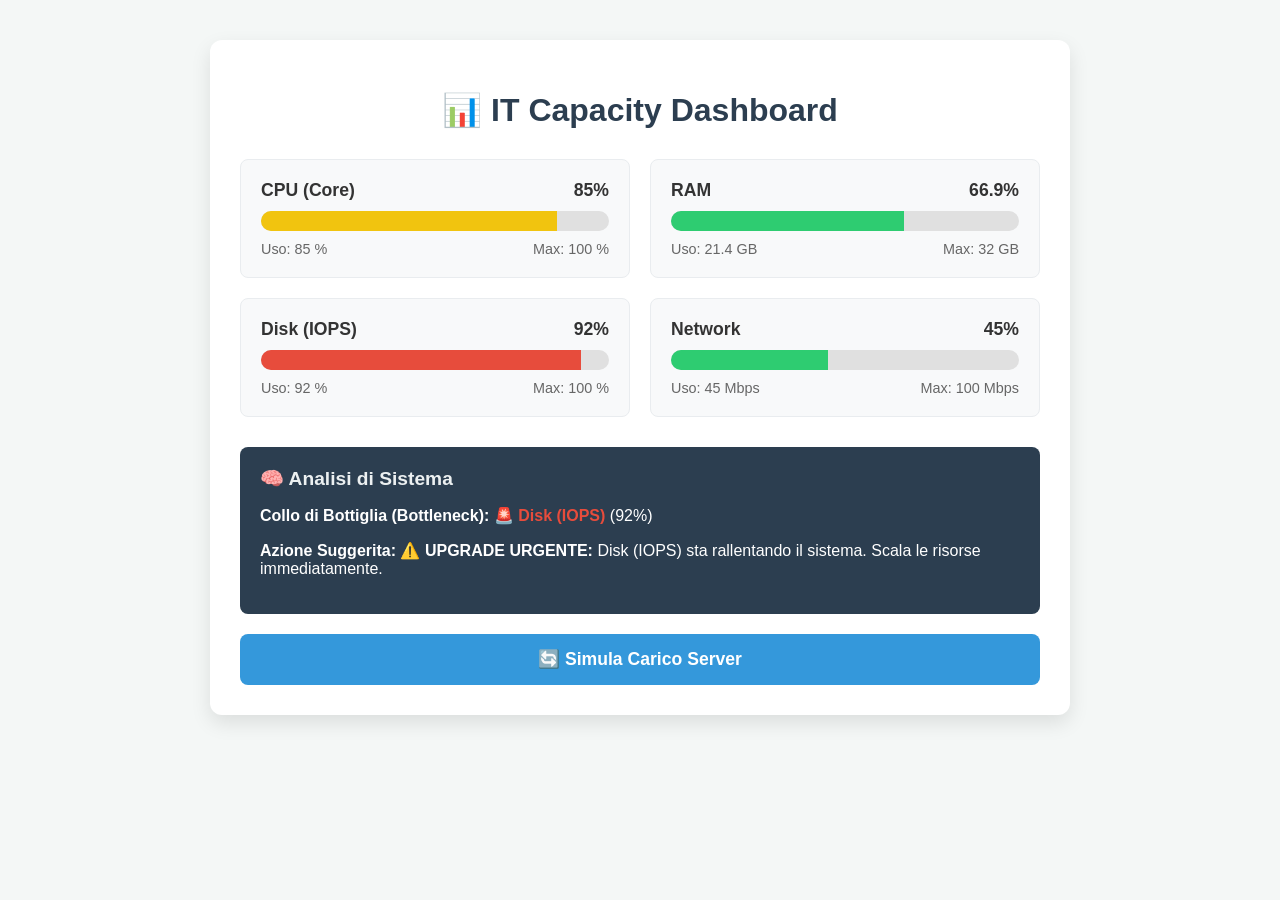
<file: Dashboard-SYSTEMINFO/index.html>
<!DOCTYPE html>
<html lang="it">
<head>
    <meta charset="UTF-8">
    <meta name="viewport" content="width=device-width, initial-scale=1.0">
    <title>System Info Dashboard</title>
    <link rel="stylesheet" href="./style.css">
</head>
<body>

    <div class="dashboard">
        <h1>📊 IT Capacity Dashboard</h1>
        
        <div class="grid" id="resourcesGrid"></div>

        <div class="analysis-panel">
            <h2>🧠 Analisi di Sistema</h2>
            <p><strong>Collo di Bottiglia (Bottleneck):</strong> <span id="bottleneckRes">-</span></p>
            <p><strong>Azione Suggerita:</strong> <span id="recommendationRes">-</span></p>
        </div>

        <button class="simulate-btn" id="simulateBtn" type="button">🔄 Simula Carico Server</button>
    </div>
    <script src="./script.js"></script>
</body>
</html>
</file>
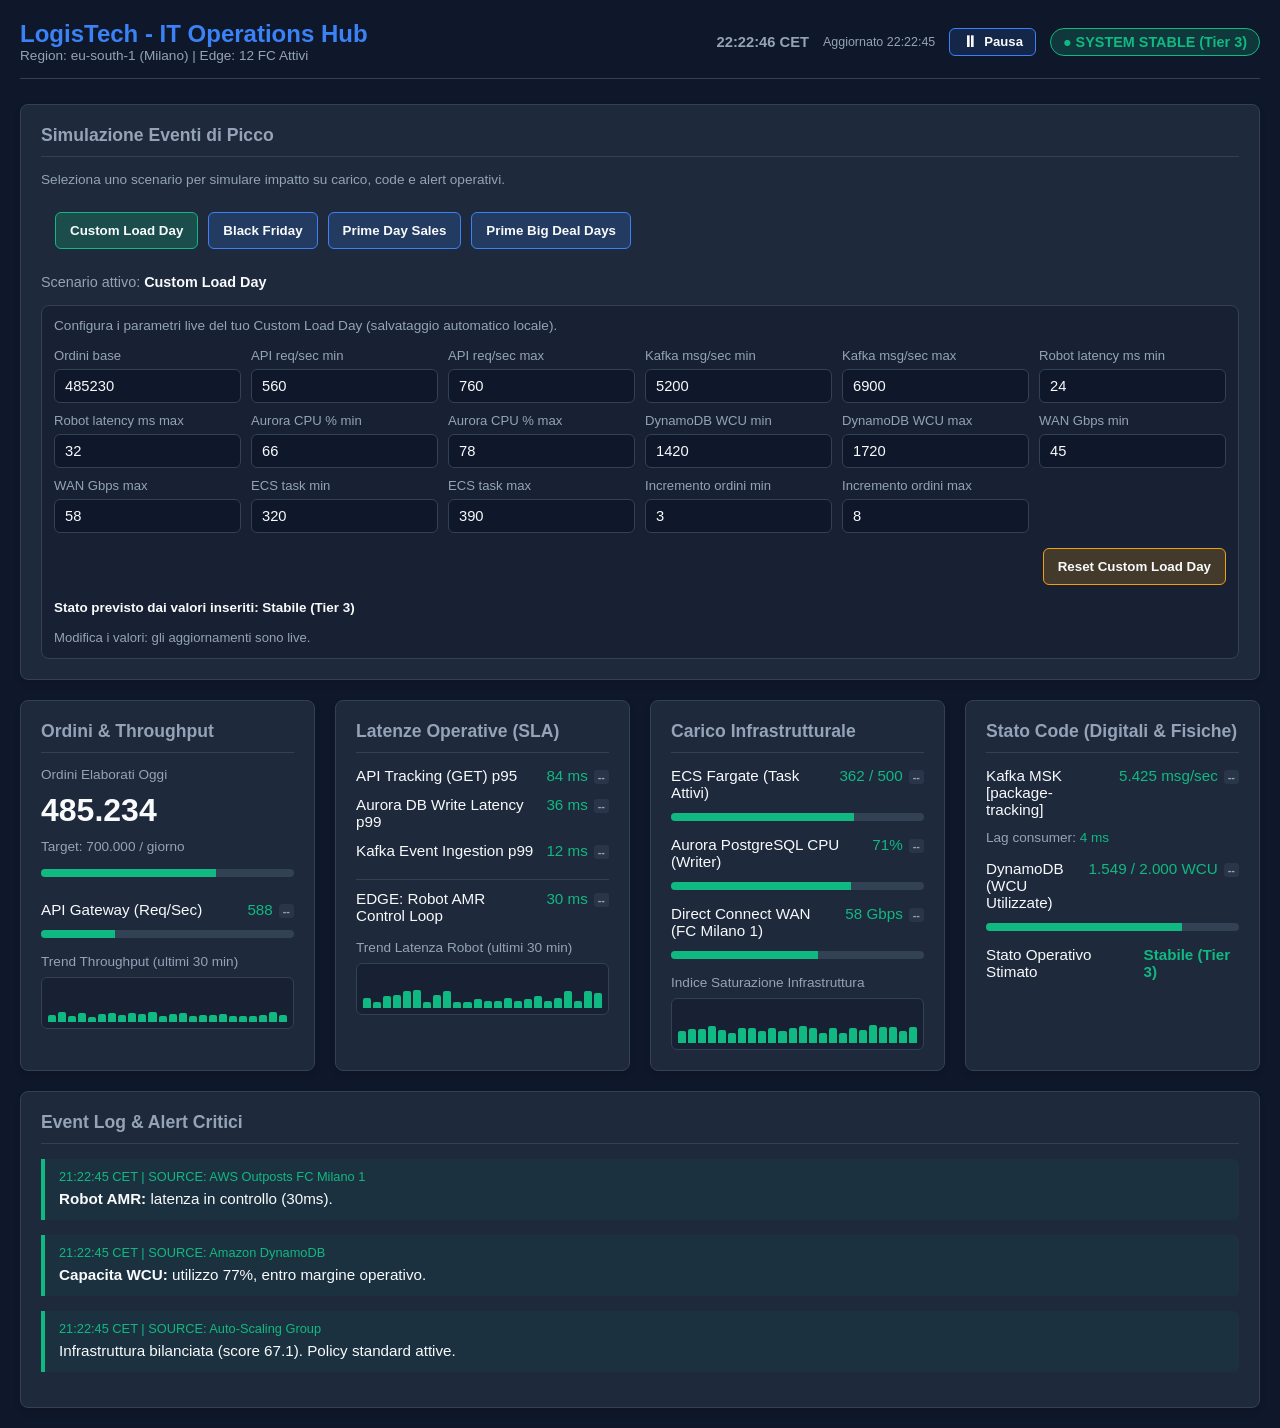
<file: PW/index.html>
<!DOCTYPE html>
<html lang="it">
<head>
    <meta charset="UTF-8">
    <meta name="viewport" content="width=device-width, initial-scale=1.0">
    <title>LogisTech IT Operations Hub</title>
    <link rel="stylesheet" href="style.css">
    <script src="script.js" defer></script>
</head>
<body>

    <header>
        <div>
            <h1>LogisTech - IT Operations Hub</h1>
            <div class="kpi-label">Region: eu-south-1 (Milano) | Edge: 12 FC Attivi</div>
        </div>
        <div class="header-right">
            <div class="clock-display" id="live-clock">--:--:-- CET</div>
            <div class="last-update" id="last-update">Aggiornato --</div>
            <button type="button" class="sim-toggle" id="sim-toggle">
                <span class="sim-toggle-icon" id="sim-toggle-icon">⏸</span>
                <span id="sim-toggle-label">Pausa</span>
            </button>
            <div class="status-badge">● SYSTEM DEGRADED (Tier 2)</div>
        </div>
    </header>

    <div class="dashboard-grid">
        <div class="card full-span">
            <h2>Simulazione Eventi di Picco</h2>
            <div class="kpi-label">Seleziona uno scenario per simulare impatto su carico, code e alert operativi.</div>
            <div class="scenario-controls mt-15">
                <button type="button" class="scenario-btn active" data-scenario="custom-day">Custom Load Day</button>
                <button type="button" class="scenario-btn" data-scenario="black-friday">Black Friday</button>
                <button type="button" class="scenario-btn" data-scenario="prime-day">Prime Day Sales</button>
                <button type="button" class="scenario-btn" data-scenario="big-deal-days">Prime Big Deal Days</button>
            </div>
            <div class="scenario-current mt-15">Scenario attivo: <span id="scenario-name">Custom Load Day</span></div>

            <div id="custom-controls" class="custom-controls mt-15">
                <div class="kpi-label">Configura i parametri live del tuo Custom Load Day (salvataggio automatico locale).</div>
                <div class="custom-grid mt-15">
                    <label>Ordini base
                        <input id="custom-orders-base" type="number" min="1" step="1">
                    </label>

                    <label>API req/sec min
                        <input id="custom-api-min" type="number" min="0" step="1">
                    </label>
                    <label>API req/sec max
                        <input id="custom-api-max" type="number" min="0" step="1">
                    </label>

                    <label>Kafka msg/sec min
                        <input id="custom-kafka-min" type="number" min="0" step="1">
                    </label>
                    <label>Kafka msg/sec max
                        <input id="custom-kafka-max" type="number" min="0" step="1">
                    </label>

                    <label>Robot latency ms min
                        <input id="custom-robot-min" type="number" min="0" step="1">
                    </label>
                    <label>Robot latency ms max
                        <input id="custom-robot-max" type="number" min="0" step="1">
                    </label>

                    <label>Aurora CPU % min
                        <input id="custom-aurora-min" type="number" min="0" max="100" step="1">
                    </label>
                    <label>Aurora CPU % max
                        <input id="custom-aurora-max" type="number" min="0" max="100" step="1">
                    </label>

                    <label>DynamoDB WCU min
                        <input id="custom-wcu-min" type="number" min="0" step="1">
                    </label>
                    <label>DynamoDB WCU max
                        <input id="custom-wcu-max" type="number" min="0" step="1">
                    </label>

                    <label>WAN Gbps min
                        <input id="custom-wan-min" type="number" min="0" step="1">
                    </label>
                    <label>WAN Gbps max
                        <input id="custom-wan-max" type="number" min="0" step="1">
                    </label>

                    <label>ECS task min
                        <input id="custom-ecs-min" type="number" min="0" step="1">
                    </label>
                    <label>ECS task max
                        <input id="custom-ecs-max" type="number" min="0" step="1">
                    </label>

                    <label>Incremento ordini min
                        <input id="custom-inc-min" type="number" min="1" step="1">
                    </label>
                    <label>Incremento ordini max
                        <input id="custom-inc-max" type="number" min="1" step="1">
                    </label>
                </div>
                <div class="custom-actions mt-15">
                    <button id="custom-reset-btn" type="button" class="scenario-btn reset-btn">Reset Custom Load Day</button>
                </div>
                <div id="custom-inference" class="custom-inference mt-15"></div>
                <div id="custom-feedback" class="custom-feedback mt-15"></div>
            </div>
        </div>

        <div class="card">
            <h2>Ordini & Throughput</h2>
            <div class="kpi-label">Ordini Elaborati Oggi</div>
            <div class="kpi-value" id="ordini-count">485.230</div>
            <div class="kpi-label">Target: 700.000 / giorno</div>
            <div class="progress-bar-bg mt-15"><div class="progress-bar-fill" id="ordini-fill" style="width: 69%;"></div></div>
            
            <div class="mt-24">
                <div class="metric-row">
                    <span>API Gateway (Req/Sec)</span>
                    <div class="metric-with-delta">
                        <span id="api-req" class="color-success">620</span>
                        <span class="delta-value delta-flat" id="delta-api-req">--</span>
                    </div>
                </div>
                <div class="progress-bar-bg"><div class="progress-bar-fill" id="api-req-fill" style="width: 31%;"></div></div>
            </div>

            <div class="mini-chart-block">
                <div class="kpi-label">Trend Throughput (ultimi 30 min)</div>
                <div class="sparkline" id="throughput-sparkline"></div>
            </div>
        </div>

        <div class="card">
            <h2>Latenze Operative (SLA)</h2>
            <div class="metric-row">
                <span>API Tracking (GET) p95</span>
                <div class="metric-with-delta">
                    <span id="api-tracking-latency" class="color-success">85 ms</span>
                    <span class="delta-value delta-flat" id="delta-api-tracking">--</span>
                </div>
            </div>
            <div class="metric-row">
                <span>Aurora DB Write Latency p99</span>
                <div class="metric-with-delta">
                    <span id="aurora-write-latency" class="color-warning">45 ms</span>
                    <span class="delta-value delta-flat" id="delta-aurora-write">--</span>
                </div>
            </div>
            <div class="metric-row">
                <span>Kafka Event Ingestion p99</span>
                <div class="metric-with-delta">
                    <span id="kafka-ingestion-latency" class="color-success">18 ms</span>
                    <span class="delta-value delta-flat" id="delta-kafka-ingestion">--</span>
                </div>
            </div>
            <div class="metric-row section-divider mt-20 pt-10">
                <span>EDGE: Robot AMR Control Loop</span>
                <div class="metric-with-delta">
                    <span id="robot-latency" class="color-danger">35 ms</span>
                    <span class="delta-value delta-flat" id="delta-robot-lat">--</span>
                </div>
            </div>

            <div class="mini-chart-block">
                <div class="kpi-label">Trend Latenza Robot (ultimi 30 min)</div>
                <div class="sparkline" id="latency-sparkline"></div>
            </div>
        </div>

        <div class="card">
            <h2>Carico Infrastrutturale</h2>
            <div class="metric-row">
                <span>ECS Fargate (Task Attivi)</span>
                <div class="metric-with-delta">
                    <span id="ecs-used">380 / 500</span>
                    <span class="delta-value delta-flat" id="delta-ecs">--</span>
                </div>
            </div>
            <div class="progress-bar-bg"><div class="progress-bar-fill" id="ecs-fill" style="width: 76%;"></div></div>

            <div class="metric-row mt-15">
                <span>Aurora PostgreSQL CPU (Writer)</span>
                <div class="metric-with-delta">
                    <span id="aurora-cpu" class="color-warning">82%</span>
                    <span class="delta-value delta-flat" id="delta-aurora-cpu">--</span>
                </div>
            </div>
            <div class="progress-bar-bg"><div class="progress-bar-fill warning" id="aurora-fill" style="width: 82%;"></div></div>

            <div class="metric-row mt-15">
                <span>Direct Connect WAN (FC Milano 1)</span>
                <div class="metric-with-delta">
                    <span id="wan-gbps" class="color-danger">58 Gbps</span>
                    <span class="delta-value delta-flat" id="delta-wan">--</span>
                </div>
            </div>
            <div class="progress-bar-bg"><div class="progress-bar-fill danger" id="wan-fill" style="width: 58%;"></div></div>

            <div class="mini-chart-block">
                <div class="kpi-label">Indice Saturazione Infrastruttura</div>
                <div class="sparkline" id="load-sparkline"></div>
            </div>
        </div>

        <div class="card">
            <h2>Stato Code (Digitali & Fisiche)</h2>
            <div class="metric-row">
                <span>Kafka MSK [package-tracking]</span>
                <div class="metric-with-delta">
                    <span id="kafka-msg">5.890 msg/sec</span>
                    <span class="delta-value delta-flat" id="delta-kafka-msg">--</span>
                </div>
            </div>
            <div class="kpi-label mb-15">Lag consumer: <span id="kafka-lag">0 ms</span></div>

            <div class="metric-row">
                <span>DynamoDB (WCU Utilizzate)</span>
                <div class="metric-with-delta">
                    <span id="wcu-value">1.850 / 2.000 WCU</span>
                    <span class="delta-value delta-flat" id="delta-wcu">--</span>
                </div>
            </div>
            <div class="progress-bar-bg"><div class="progress-bar-fill warning" id="wcu-fill" style="width: 92%;"></div></div>
            
            <div class="metric-row mt-15">
                <span>Stato Operativo Stimato</span>
                <span class="color-warning" id="inferred-state">In osservazione</span>
            </div>
        </div>

        <div class="card full-span">
            <h2>Event Log & Alert Critici</h2>
            
            <div class="alert-item critical" id="alert-item-1">
                <div class="alert-time" id="alert-time-1">Oggi, 19:42:15 CET | SOURCE: AWS Outposts FC Milano 1</div>
                <div class="alert-msg" id="alert-msg-1"><strong>Robot AMR Latency Spike:</strong> Congestione WAN rilevata. Latenza controllo >12ms (35ms attuali). Robot in safety mode (0.5 m/s). <em>Mitigazione in corso: Prioritizzazione QoS.</em></div>
            </div>

            <div class="alert-item warning" id="alert-item-2">
                <div class="alert-time" id="alert-time-2">Oggi, 19:38:00 CET | SOURCE: Amazon DynamoDB</div>
                <div class="alert-msg" id="alert-msg-2"><strong>Throttling Warning:</strong> Consumo WCU > 90% su tabella tracking. Provisioned capacity in esaurimento (1.850 WCU). Auto-scaling innescato ma in ritardo.</div>
            </div>
            
            <div class="alert-item" id="alert-item-3">
                <div class="alert-time alert-time-success" id="alert-time-3">Oggi, 19:15:00 CET | SOURCE: Auto-Scaling Group</div>
                <div class="alert-msg" id="alert-msg-3">ECS Fargate scale-out completato. Aggiunti 50 task per picco serale ordini.</div>
            </div>
        </div>
    </div>
</body>
</html>
</file>
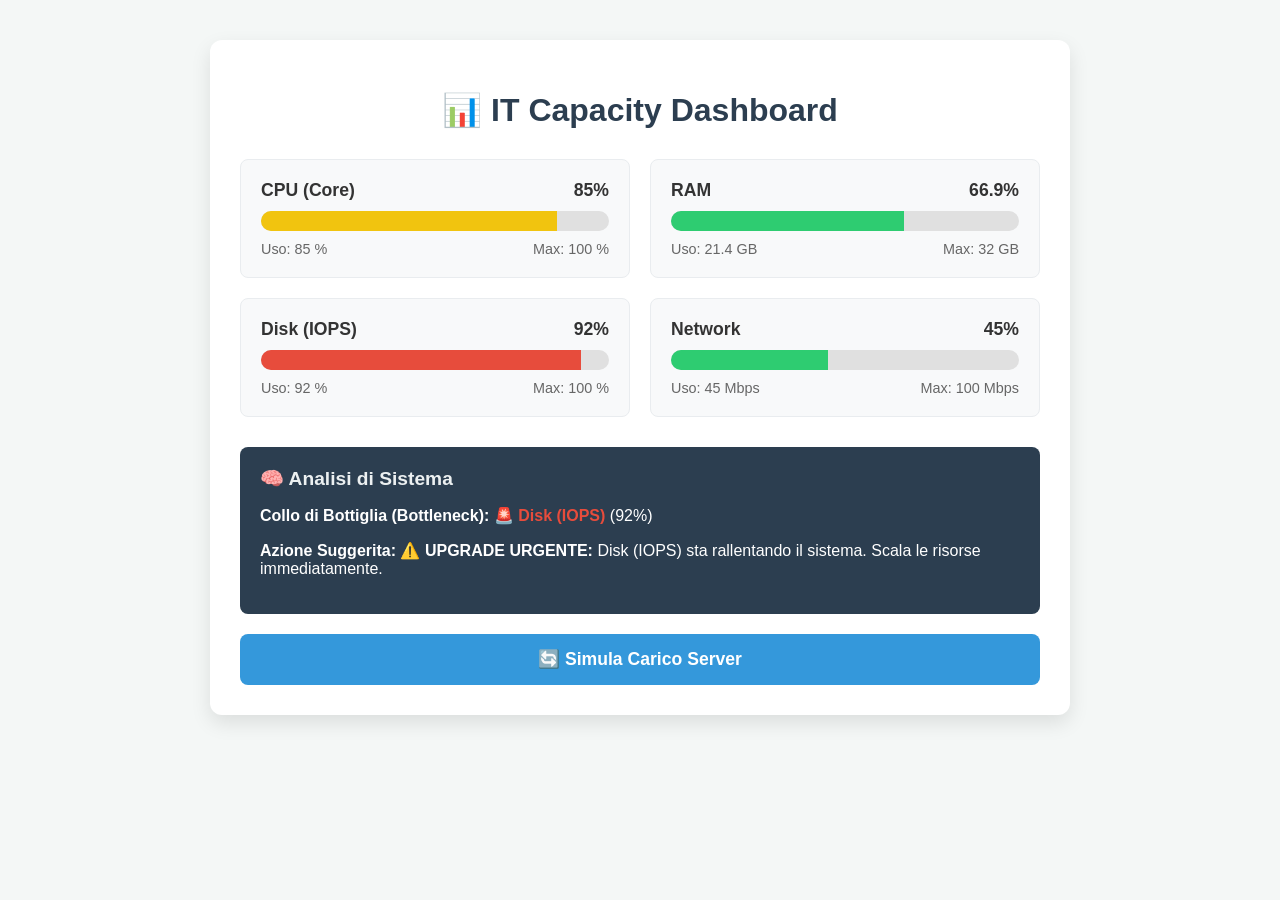
<file: Dashboard-SYSTEMINFO/A.html>
<!DOCTYPE html>
<html lang="it">
<head>
    <meta charset="UTF-8">
    <meta name="viewport" content="width=device-width, initial-scale=1.0">
    <title>System Info Dashboard</title>
    <link rel="stylesheet" href="./B.CSS">
</head>
<body>

    <div class="dashboard">
        <h1>📊 IT Capacity Dashboard</h1>
        
        <div class="grid" id="resourcesGrid"></div>

        <div class="analysis-panel">
            <h2>🧠 Analisi di Sistema</h2>
            <p><strong>Collo di Bottiglia (Bottleneck):</strong> <span id="bottleneckRes">-</span></p>
            <p><strong>Azione Suggerita:</strong> <span id="recommendationRes">-</span></p>
        </div>

        <button class="simulate-btn" id="simulateBtn" type="button">🔄 Simula Carico Server</button>
    </div>
    <script src="./C.JS"></script>
</body>
</html>
</file>
<file: Dashboard-SYSTEMINFO/style.css>
:root {
	--bg-color: #f4f7f6;
	--card-bg: #ffffff;
	--text-main: #333;
	--green: #2ecc71;
	--yellow: #f1c40f;
	--red: #e74c3c;
}

body {
	font-family: 'Segoe UI', Tahoma, Geneva, Verdana, sans-serif;
	background-color: var(--bg-color);
	color: var(--text-main);
	display: flex;
	justify-content: center;
	padding: 40px 20px;
	margin: 0;
}

.dashboard {
	background-color: var(--card-bg);
	padding: 30px;
	border-radius: 12px;
	box-shadow: 0 8px 20px rgba(0, 0, 0, 0.1);
	width: 100%;
	max-width: 800px;
}

h1 {
	text-align: center;
	color: #2c3e50;
	margin-bottom: 30px;
}

.grid {
	display: grid;
	grid-template-columns: repeat(auto-fit, minmax(300px, 1fr));
	gap: 20px;
	margin-bottom: 30px;
}

.card {
	padding: 20px;
	border-radius: 8px;
	background: #f8f9fa;
	border: 1px solid #e9ecef;
}

.card-header {
	display: flex;
	justify-content: space-between;
	align-items: center;
	margin-bottom: 10px;
	font-weight: 700;
	font-size: 1.1em;
}

.progress-bg {
	background-color: #e0e0e0;
	height: 20px;
	border-radius: 10px;
	overflow: hidden;
	margin-bottom: 10px;
}

.progress-fill {
	height: 100%;
	width: 0%;
	transition: width 0.5s ease-in-out, background-color 0.5s ease;
}

.details {
	font-size: 0.9em;
	color: #666;
	display: flex;
	justify-content: space-between;
}

.analysis-panel {
	background-color: #2c3e50;
	color: #ffffff;
	padding: 20px;
	border-radius: 8px;
	margin-bottom: 20px;
}

.analysis-panel h2 {
	margin-top: 0;
	font-size: 1.2em;
	color: #ecf0f1;
}

.simulate-btn {
	display: block;
	width: 100%;
	padding: 15px;
	font-size: 1.1em;
	font-weight: 700;
	color: #ffffff;
	background-color: #3498db;
	border: none;
	border-radius: 8px;
	cursor: pointer;
	transition: background 0.3s;
}

.simulate-btn:hover {
	background-color: #2980b9;
}
</file>
<file: PW/style.css>
:root {
	--bg-color: #0f172a;
	--card-bg: #1e293b;
	--text-main: #f8fafc;
	--text-muted: #94a3b8;
	--accent: #3b82f6;
	--success: #10b981;
	--warning: #f59e0b;
	--danger: #ef4444;
	--border: #334155;
}

* {
	box-sizing: border-box;
}

body {
	font-family: 'Segoe UI', Tahoma, Geneva, Verdana, sans-serif;
	background-color: var(--bg-color);
	color: var(--text-main);
	margin: 0;
	padding: 20px;
}

/* ── Tabular nums per tutte le metriche ── */
.kpi-value,
.metric-row span:last-child,
.delta-value,
.clock-display,
#ordini-count,
#api-req,
#kafka-msg,
#robot-latency,
#aurora-cpu,
#wcu-value,
#wan-gbps,
#ecs-used,
#api-tracking-latency,
#aurora-write-latency,
#kafka-ingestion-latency,
#kafka-lag {
	font-variant-numeric: tabular-nums lining-nums;
}

/* ── Header ── */
header {
	display: flex;
	justify-content: space-between;
	align-items: center;
	border-bottom: 1px solid var(--border);
	padding-bottom: 15px;
	margin-bottom: 25px;
	gap: 12px;
}

header h1 {
	margin: 0;
	font-size: 1.5rem;
	color: var(--accent);
}

.header-right {
	display: flex;
	align-items: center;
	gap: 14px;
	flex-shrink: 0;
}

/* ── Orologio live ── */
.clock-display {
	font-size: 0.92rem;
	color: var(--text-muted);
	font-weight: 600;
	white-space: nowrap;
}

/* ── Timestamp ultimo aggiornamento ── */
.last-update {
	font-size: 0.78rem;
	color: var(--text-muted);
	white-space: nowrap;
}

/* ── Bottone play/pause ── */
.sim-toggle {
	display: flex;
	align-items: center;
	gap: 6px;
	padding: 5px 12px;
	border-radius: 6px;
	border: 1px solid var(--accent);
	background: rgba(59, 130, 246, 0.15);
	color: var(--text-main);
	font-size: 0.82rem;
	font-weight: 600;
	cursor: pointer;
	transition: background 0.2s ease, border-color 0.2s ease;
	white-space: nowrap;
}

.sim-toggle:hover {
	background: rgba(59, 130, 246, 0.3);
}

.sim-toggle.paused {
	border-color: var(--warning);
	background: rgba(245, 158, 11, 0.18);
}

.sim-toggle-icon {
	font-size: 1rem;
	line-height: 1;
}

/* ── Status badge con transizioni e glow ── */
.status-badge {
	background: rgba(16, 185, 129, 0.2);
	color: var(--success);
	padding: 5px 12px;
	border-radius: 20px;
	font-weight: bold;
	font-size: 0.9rem;
	border: 1px solid var(--success);
	transition: all 0.4s ease;
	white-space: nowrap;
}

.status-badge.warning {
	color: var(--warning);
	border-color: var(--warning);
	background: rgba(245, 158, 11, 0.2);
	box-shadow: 0 0 12px rgba(245, 158, 11, 0.25);
}

.status-badge.danger {
	color: var(--danger);
	border-color: var(--danger);
	background: rgba(239, 68, 68, 0.2);
	box-shadow: 0 0 16px rgba(239, 68, 68, 0.3);
	animation: badge-pulse 2s ease-in-out infinite;
}

@keyframes badge-pulse {
	0%, 100% { box-shadow: 0 0 12px rgba(239, 68, 68, 0.25); }
	50% { box-shadow: 0 0 24px rgba(239, 68, 68, 0.5); }
}

/* ── Grid ── */
.dashboard-grid {
	display: grid;
	grid-template-columns: repeat(auto-fit, minmax(280px, 1fr));
	gap: 20px;
}

/* ── Card ── */
.card {
	background: var(--card-bg);
	border: 1px solid var(--border);
	border-radius: 8px;
	padding: 20px;
	box-shadow: 0 4px 6px rgba(0, 0, 0, 0.1);
}

.card h2 {
	margin-top: 0;
	font-size: 1.1rem;
	color: var(--text-muted);
	border-bottom: 1px solid var(--border);
	padding-bottom: 10px;
}

/* ── KPI ── */
.kpi-value {
	font-size: 2rem;
	font-weight: bold;
	margin: 10px 0;
	transition: color 0.4s ease;
}

.kpi-label {
	font-size: 0.85rem;
	color: var(--text-muted);
}

/* ── Metric rows con transizione colore ── */
.metric-row {
	display: flex;
	justify-content: space-between;
	align-items: baseline;
	margin-bottom: 12px;
	font-size: 0.95rem;
	gap: 10px;
}

.metric-row > span:first-child {
	flex-shrink: 1;
	min-width: 0;
}

.metric-row span:last-child {
	font-weight: bold;
	transition: color 0.4s ease;
}

/* ── Delta / trend indicators ── */
.metric-with-delta {
	display: flex;
	align-items: baseline;
	gap: 6px;
	flex-shrink: 0;
}

.delta-value {
	font-size: 0.68rem;
	font-weight: 600;
	padding: 1px 4px;
	border-radius: 3px;
	white-space: nowrap;
	transition: color 0.3s ease, background-color 0.3s ease;
}

.delta-up {
	color: var(--danger);
	background: rgba(239, 68, 68, 0.12);
}

.delta-down {
	color: var(--success);
	background: rgba(16, 185, 129, 0.12);
}

.delta-flat {
	color: var(--text-muted);
	background: rgba(148, 163, 184, 0.1);
}

/* Per metriche dove "su" e' positivo (ordini, throughput) */
.delta-up.positive {
	color: var(--success);
	background: rgba(16, 185, 129, 0.12);
}

.delta-down.positive {
	color: var(--danger);
	background: rgba(239, 68, 68, 0.12);
}

/* ── Progress bars ── */
.progress-bar-bg {
	background: #334155;
	height: 8px;
	border-radius: 4px;
	overflow: hidden;
	margin-top: 5px;
}

.progress-bar-fill {
	background: var(--success);
	height: 100%;
	transition: width 0.5s ease, background-color 0.4s ease;
}

.progress-bar-fill.warning {
	background: var(--warning);
}

.progress-bar-fill.danger {
	background: var(--danger);
}

/* ── Alert con glow e animazioni ── */
.alert-item {
	border-left: 4px solid var(--success);
	padding: 10px 10px 10px 14px;
	margin-bottom: 15px;
	border-radius: 0 6px 6px 0;
	background: rgba(16, 185, 129, 0.05);
	transition: all 0.4s ease;
}

.alert-item.warning {
	border-left-color: var(--warning);
	background: rgba(245, 158, 11, 0.06);
}

.alert-item.critical {
	border-left-color: var(--danger);
	background: rgba(239, 68, 68, 0.08);
	animation: alert-glow 2.5s ease-in-out infinite;
}

@keyframes alert-glow {
	0%, 100% { background: rgba(239, 68, 68, 0.06); }
	50% { background: rgba(239, 68, 68, 0.14); }
}

.alert-time {
	font-size: 0.8rem;
	color: var(--text-muted);
}

.alert-time-success {
	color: var(--success);
}

.alert-msg {
	font-size: 0.95rem;
	margin-top: 4px;
	line-height: 1.45;
}

/* ── Colori semantici ── */
.color-success {
	color: var(--success);
}

.color-warning {
	color: var(--warning);
}

.color-danger {
	color: var(--danger);
}

/* ── Sparkline ── */
.mini-chart-block {
	margin-top: 16px;
}

.sparkline {
	margin-top: 8px;
	height: 52px;
	border: 1px solid var(--border);
	border-radius: 6px;
	display: flex;
	align-items: flex-end;
	gap: 2px;
	padding: 6px;
	background: rgba(15, 23, 42, 0.45);
	position: relative;
}

.sparkline-bar {
	flex: 1;
	border-radius: 2px 2px 0 0;
	min-height: 3px;
	background: var(--success);
	transition: height 0.3s ease, background-color 0.3s ease;
	cursor: crosshair;
	position: relative;
}

/* ── Sparkline tooltip ── */
.sparkline-tooltip {
	position: absolute;
	bottom: calc(100% + 6px);
	left: 50%;
	transform: translateX(-50%);
	background: #0f172a;
	color: var(--text-main);
	border: 1px solid var(--border);
	border-radius: 4px;
	padding: 3px 7px;
	font-size: 0.72rem;
	font-weight: 600;
	white-space: nowrap;
	pointer-events: none;
	z-index: 20;
	font-variant-numeric: tabular-nums;
	opacity: 0;
	transition: opacity 0.15s ease;
}

.sparkline-bar:hover .sparkline-tooltip {
	opacity: 1;
}

/* ── Layout helpers ── */
.full-span {
	grid-column: 1 / -1;
}

.section-divider {
	border-top: 1px solid var(--border);
}

.mt-24 { margin-top: 24px; }
.mt-20 { margin-top: 20px; }
.mt-15 { margin-top: 15px; }
.pt-10 { padding-top: 10px; }
.mb-15 { margin-bottom: 15px; }

/* ── Scenario controls ── */
.scenario-controls {
	padding: 10px 14px;
	display: flex;
	gap: 10px;
	flex-wrap: wrap;
}

.scenario-btn {
	padding: 10px 14px;
	border-radius: 6px;
	border: 1px solid var(--accent);
	background: rgba(59, 130, 246, 0.2);
	color: var(--text-main);
	font-weight: 600;
	cursor: pointer;
	transition: background 0.2s ease, border-color 0.2s ease;
}

.scenario-btn:hover {
	background: rgba(59, 130, 246, 0.35);
}

.scenario-btn.active {
	background: rgba(16, 185, 129, 0.25);
	border-color: var(--success);
}

.scenario-current {
	font-size: 0.9rem;
	color: var(--text-muted);
}

#scenario-name {
	color: var(--text-main);
	font-weight: 600;
}

/* ── Custom controls ── */
.custom-controls {
	padding: 12px;
	border: 1px solid var(--border);
	border-radius: 8px;
	background: rgba(15, 23, 42, 0.45);
}

.custom-grid {
	display: grid;
	grid-template-columns: repeat(auto-fit, minmax(170px, 1fr));
	gap: 10px;
}

.custom-grid label {
	display: flex;
	flex-direction: column;
	gap: 6px;
	font-size: 0.82rem;
	color: var(--text-muted);
}

.custom-grid input {
	padding: 8px 10px;
	border-radius: 6px;
	border: 1px solid var(--border);
	background: rgba(15, 23, 42, 0.9);
	color: var(--text-main);
	font-size: 0.92rem;
	outline: none;
	transition: border-color 0.2s ease, box-shadow 0.2s ease;
}

.custom-grid input:focus {
	border-color: var(--accent);
	box-shadow: 0 0 0 2px rgba(59, 130, 246, 0.3);
}

.custom-feedback {
	min-height: 16px;
	font-size: 0.82rem;
	color: var(--text-muted);
}

.custom-feedback.error {
	color: var(--danger);
}

.custom-inference {
	font-size: 0.84rem;
	color: var(--text-main);
	font-weight: 600;
}

.custom-actions {
	display: flex;
	justify-content: flex-end;
}

.reset-btn {
	border-color: var(--warning);
	background: rgba(245, 158, 11, 0.2);
}

.reset-btn:hover {
	background: rgba(245, 158, 11, 0.32);
}

.hidden {
	display: none;
}

@media (max-width: 768px) {
	header {
		flex-direction: column;
		align-items: flex-start;
	}

	.header-right {
		flex-wrap: wrap;
		gap: 8px;
	}

	.status-badge {
		align-self: flex-start;
	}

	.scenario-controls {
		flex-direction: column;
		align-items: stretch;
	}
}
</file>
<file: Dashboard-SYSTEMINFO/B.CSS>
:root {
	--bg-color: #f4f7f6;
	--card-bg: #ffffff;
	--text-main: #333;
	--green: #2ecc71;
	--yellow: #f1c40f;
	--red: #e74c3c;
}

body {
	font-family: 'Segoe UI', Tahoma, Geneva, Verdana, sans-serif;
	background-color: var(--bg-color);
	color: var(--text-main);
	display: flex;
	justify-content: center;
	padding: 40px 20px;
	margin: 0;
}

.dashboard {
	background-color: var(--card-bg);
	padding: 30px;
	border-radius: 12px;
	box-shadow: 0 8px 20px rgba(0, 0, 0, 0.1);
	width: 100%;
	max-width: 800px;
}

h1 {
	text-align: center;
	color: #2c3e50;
	margin-bottom: 30px;
}

.grid {
	display: grid;
	grid-template-columns: repeat(auto-fit, minmax(300px, 1fr));
	gap: 20px;
	margin-bottom: 30px;
}

.card {
	padding: 20px;
	border-radius: 8px;
	background: #f8f9fa;
	border: 1px solid #e9ecef;
}

.card-header {
	display: flex;
	justify-content: space-between;
	align-items: center;
	margin-bottom: 10px;
	font-weight: 700;
	font-size: 1.1em;
}

.progress-bg {
	background-color: #e0e0e0;
	height: 20px;
	border-radius: 10px;
	overflow: hidden;
	margin-bottom: 10px;
}

.progress-fill {
	height: 100%;
	width: 0%;
	transition: width 0.5s ease-in-out, background-color 0.5s ease;
}

.details {
	font-size: 0.9em;
	color: #666;
	display: flex;
	justify-content: space-between;
}

.analysis-panel {
	background-color: #2c3e50;
	color: #ffffff;
	padding: 20px;
	border-radius: 8px;
	margin-bottom: 20px;
}

.analysis-panel h2 {
	margin-top: 0;
	font-size: 1.2em;
	color: #ecf0f1;
}

.simulate-btn {
	display: block;
	width: 100%;
	padding: 15px;
	font-size: 1.1em;
	font-weight: 700;
	color: #ffffff;
	background-color: #3498db;
	border: none;
	border-radius: 8px;
	cursor: pointer;
	transition: background 0.3s;
}

.simulate-btn:hover {
	background-color: #2980b9;
}
</file>
